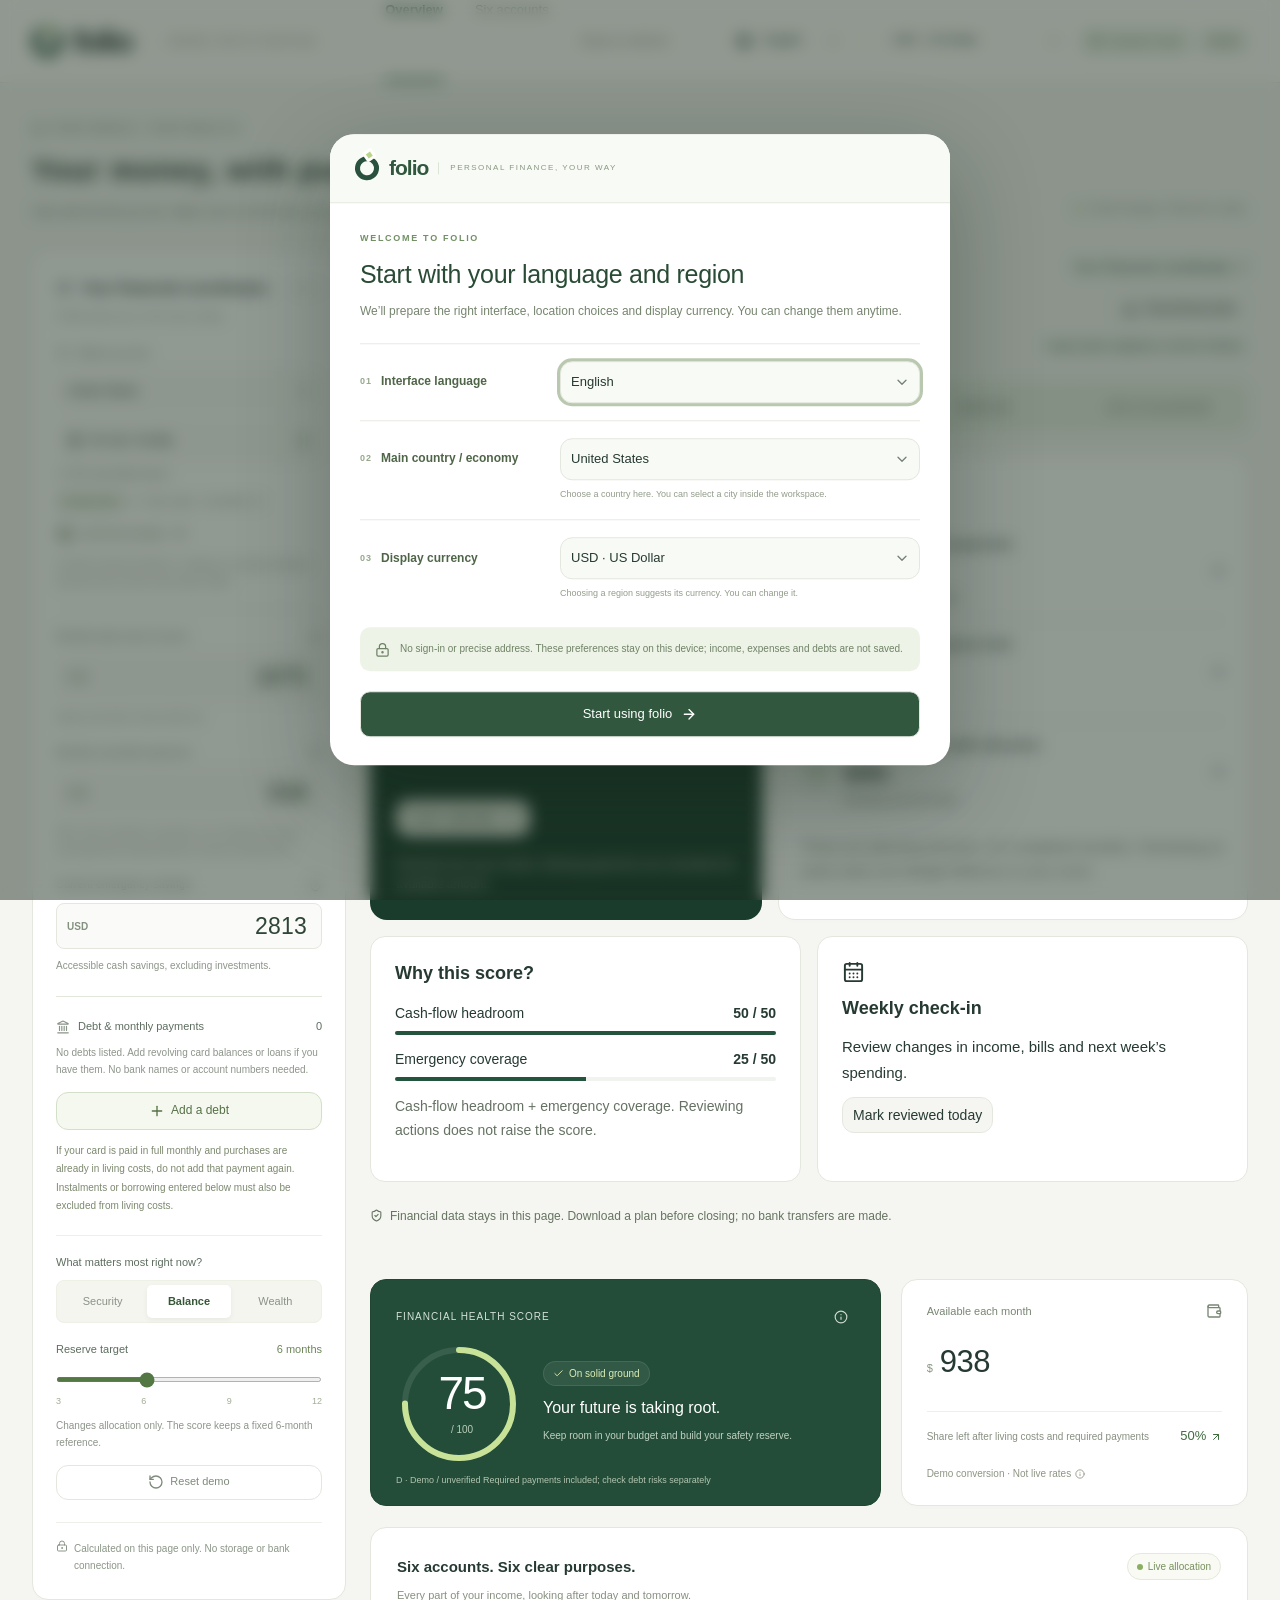
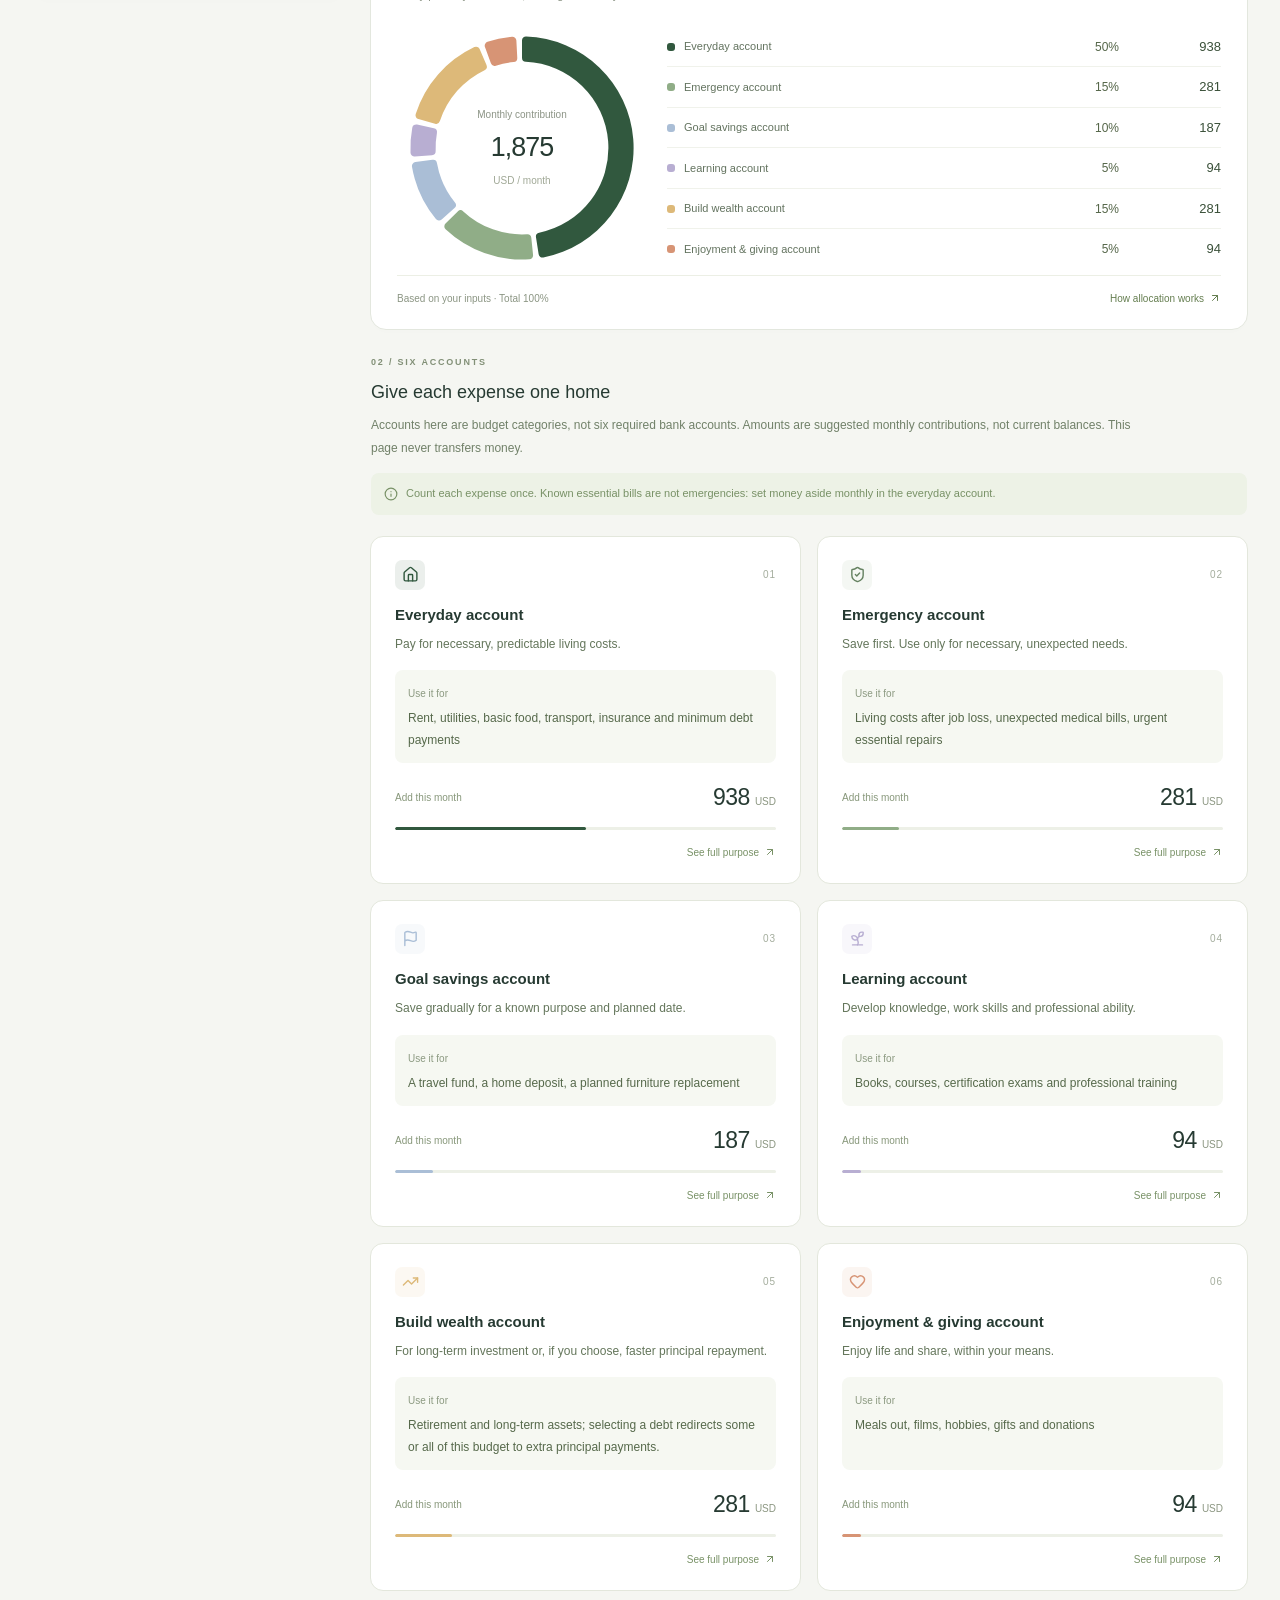
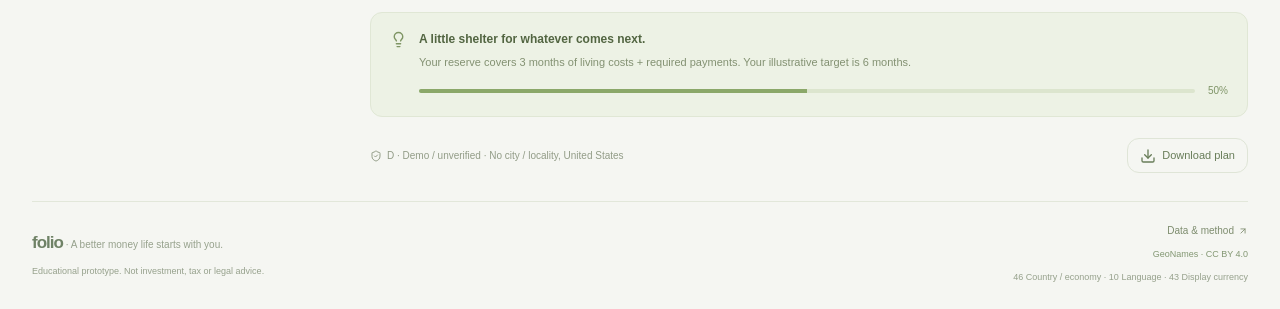
<file: index.html>
<!DOCTYPE html><html lang="zh-Hant"><head><meta charSet="utf-8"/><meta name="viewport" content="width=device-width, initial-scale=1"/><link rel="stylesheet" href="/_next/static/css/index.DBsf07Mo.css" data-rsc-css-href="/_next/static/css/index.DBsf07Mo.css" data-precedence="vite-rsc/importer-resources"/><link rel="modulepreload" fetchPriority="low" href="/_next/static/chunks/index-Ba3BOVZj.js"/><script src="/_next/static/chunks/rolldown-runtime-C60lm6uB.js" type="module" async=""></script><script src="/_next/static/chunks/framework-D_rUT4EX.js" type="module" async=""></script><link rel="modulepreload" href="/_next/static/chunks/layout-segment-context-D-bUxbdC.js" crossorigin=""/><link rel="modulepreload" href="/_next/static/chunks/page-w2xja9j4.js" crossorigin=""/><title>folio — 全球個人理財</title><meta name="description" content="讓每一分錢，都有好去處。探索全球所在地、多語言與六個用途帳戶分配的互動原型。"/><meta property="og:title" content="folio — Your money, with purpose."/><meta property="og:description" content="A calmer way to plan your financial life. A global personal finance prototype."/><meta property="og:type" content="website"/><meta property="og:image" content="https://zaire4real.github.io/og.png"/><meta property="og:image:width" content="1729"/><meta property="og:image:height" content="910"/><meta property="og:image:alt" content="folio — Your money, with purpose."/><meta name="twitter:card" content="summary_large_image"/><meta name="twitter:title" content="folio — Your money, with purpose."/><meta name="twitter:description" content="A global personal finance prototype."/><meta name="twitter:image" content="https://zaire4real.github.io/og.png"/><link rel="icon" href="/favicon.svg"/><script>Object.assign(((self[Symbol.for("vinext.navigationRuntime")]??={bootstrap:{routeManifest:null},functions:{}}).bootstrap.rsc??={rsc:[]}),{params:{},nav:{"pathname":"/","searchParams":[]}})</script><link rel="modulepreload" href="/_next/static/chunks/index-Ba3BOVZj.js" />
</head><body><header class="app-header"><a href="#overview" class="brand" aria-label="folio"><span class="brand-mark" aria-hidden="true"></span><span class="brand-name">folio</span><span class="brand-line"></span><span class="brand-sub">MONEY WITH PURPOSE</span></a><nav class="nav" aria-label="財務總覽"><a class="active" href="#overview">財務總覽</a><a href="#allocation">六個帳戶</a><button>資料與方法</button></nav><div class="header-tools"><div class="language-control"><svg xmlns="http://www.w3.org/2000/svg" width="16" height="16" viewBox="0 0 24 24" fill="none" stroke="currentColor" stroke-width="2" stroke-linecap="round" stroke-linejoin="round" class="lucide lucide-earth" aria-hidden="true"><path d="M21.54 15H17a2 2 0 0 0-2 2v4.54"></path><path d="M7 3.34V5a3 3 0 0 0 3 3a2 2 0 0 1 2 2c0 1.1.9 2 2 2a2 2 0 0 0 2-2c0-1.1.9-2 2-2h3.17"></path><path d="M11 21.95V18a2 2 0 0 0-2-2a2 2 0 0 1-2-2v-1a2 2 0 0 0-2-2H2.05"></path><circle cx="12" cy="12" r="10"></circle></svg><div class="group/native-select relative w-fit has-[select:disabled]:opacity-50" data-slot="native-select-wrapper" data-size="default"><select data-slot="native-select" data-size="default" class="border-input placeholder:text-muted-foreground selection:bg-primary selection:text-primary-foreground dark:bg-input/30 dark:hover:bg-input/50 focus-visible:border-ring focus-visible:ring-ring/50 aria-invalid:ring-destructive/20 dark:aria-invalid:ring-destructive/40 aria-invalid:border-destructive dark:aria-invalid:border-destructive/50 h-8 w-full min-w-0 appearance-none rounded-lg border bg-transparent py-1 pr-8 pl-2.5 text-sm transition-colors select-none focus-visible:ring-3 aria-invalid:ring-3 data-[size=sm]:h-7 data-[size=sm]:rounded-[min(var(--radius-md),10px)] data-[size=sm]:py-0.5 outline-none disabled:pointer-events-none disabled:cursor-not-allowed" aria-label="語言"><option value="zh-TW" selected="">繁體中文</option><option value="zh-CN">简体中文</option><option value="en">English</option><option value="ja">日本語</option><option value="ko">한국어</option><option value="es">Español</option><option value="fr">Français</option><option value="de">Deutsch</option><option value="pt">Português</option><option value="ar">العربية</option></select><svg xmlns="http://www.w3.org/2000/svg" width="24" height="24" viewBox="0 0 24 24" fill="none" stroke="currentColor" stroke-width="2" stroke-linecap="round" stroke-linejoin="round" class="lucide lucide-chevron-down text-muted-foreground top-1/2 right-2.5 size-4 -translate-y-1/2 pointer-events-none absolute select-none" aria-hidden="true" data-slot="native-select-icon"><path d="m6 9 6 6 6-6"></path></svg></div></div><span class="header-divider"></span><div class="group/native-select relative w-fit has-[select:disabled]:opacity-50 currency-select" data-slot="native-select-wrapper" data-size="default"><select data-slot="native-select" data-size="default" class="border-input placeholder:text-muted-foreground selection:bg-primary selection:text-primary-foreground dark:bg-input/30 dark:hover:bg-input/50 focus-visible:border-ring focus-visible:ring-ring/50 aria-invalid:ring-destructive/20 dark:aria-invalid:ring-destructive/40 aria-invalid:border-destructive dark:aria-invalid:border-destructive/50 h-8 w-full min-w-0 appearance-none rounded-lg border bg-transparent py-1 pr-8 pl-2.5 text-sm transition-colors select-none focus-visible:ring-3 aria-invalid:ring-3 data-[size=sm]:h-7 data-[size=sm]:rounded-[min(var(--radius-md),10px)] data-[size=sm]:py-0.5 outline-none disabled:pointer-events-none disabled:cursor-not-allowed" aria-label="顯示貨幣"><option value="TWD" selected="">TWD · 新台幣</option><option value="USD">USD · 美元</option><option value="EUR">EUR · 歐元</option><option value="GBP">GBP · 英鎊</option><option value="JPY">JPY · 日圓</option><option value="CNY">CNY · 人民幣</option><option value="HKD">HKD · 港幣</option><option value="SGD">SGD · 新加坡幣</option><option value="KRW">KRW · 韓元</option><option value="AUD">AUD · 澳幣</option><option value="CAD">CAD · 加幣</option><option value="CHF">CHF · 瑞士法郎</option><option value="NZD">NZD · 紐西蘭幣</option><option value="MYR">MYR · 馬來西亞令吉</option><option value="THB">THB · 泰銖</option><option value="VND">VND · 越南盾</option><option value="IDR">IDR · 印尼盾</option><option value="PHP">PHP · 菲律賓披索</option><option value="INR">INR · 印度盧比</option><option value="PKR">PKR · 巴基斯坦盧比</option><option value="BDT">BDT · 孟加拉塔卡</option><option value="AED">AED · 阿拉伯聯合大公國迪爾汗</option><option value="SAR">SAR · 沙烏地里亞爾</option><option value="TRY">TRY · 土耳其里拉</option><option value="ILS">ILS · 以色列新謝克爾</option><option value="BRL">BRL · 巴西雷亞爾</option><option value="MXN">MXN · 墨西哥披索</option><option value="ARS">ARS · 阿根廷披索</option><option value="CLP">CLP · 智利披索</option><option value="COP">COP · 哥倫比亞披索</option><option value="PEN">PEN · 秘魯太陽幣</option><option value="ZAR">ZAR · 南非蘭特</option><option value="EGP">EGP · 埃及鎊</option><option value="NGN">NGN · 奈及利亞奈拉</option><option value="KES">KES · 肯尼亞先令</option><option value="MAD">MAD · 摩洛哥迪拉姆</option><option value="SEK">SEK · 瑞典克朗</option><option value="NOK">NOK · 挪威克朗</option><option value="DKK">DKK · 丹麥克朗</option><option value="PLN">PLN · 波蘭茲羅提</option><option value="HUF">HUF · 匈牙利福林</option><option value="CZK">CZK · 捷克克朗</option><option value="RON">RON · 羅馬尼亞列伊</option></select><svg xmlns="http://www.w3.org/2000/svg" width="24" height="24" viewBox="0 0 24 24" fill="none" stroke="currentColor" stroke-width="2" stroke-linecap="round" stroke-linejoin="round" class="lucide lucide-chevron-down text-muted-foreground top-1/2 right-2.5 size-4 -translate-y-1/2 pointer-events-none absolute select-none" aria-hidden="true" data-slot="native-select-icon"><path d="m6 9 6 6 6-6"></path></svg></div><button class="welcome-reopen" aria-label="語言與地區"><svg xmlns="http://www.w3.org/2000/svg" width="13" height="13" viewBox="0 0 24 24" fill="none" stroke="currentColor" stroke-width="2" stroke-linecap="round" stroke-linejoin="round" class="lucide lucide-map-pin" aria-hidden="true"><path d="M20 10c0 4.993-5.539 10.193-7.399 11.799a1 1 0 0 1-1.202 0C9.539 20.193 4 14.993 4 10a8 8 0 0 1 16 0"></path><circle cx="12" cy="10" r="3"></circle></svg><span>語言與地區</span></button><span class="demo-badge">DEMO</span></div></header><main class="workspace" id="overview"><div class="intro"><div><div class="eyebrow"><svg xmlns="http://www.w3.org/2000/svg" width="12" height="12" viewBox="0 0 24 24" fill="none" stroke="currentColor" stroke-width="2" stroke-linecap="round" stroke-linejoin="round" class="lucide lucide-earth" aria-hidden="true"><path d="M21.54 15H17a2 2 0 0 0-2 2v4.54"></path><path d="M7 3.34V5a3 3 0 0 0 3 3a2 2 0 0 1 2 2c0 1.1.9 2 2 2a2 2 0 0 0 2-2c0-1.1.9-2 2-2h3.17"></path><path d="M11 21.95V18a2 2 0 0 0-2-2a2 2 0 0 1-2-2v-1a2 2 0 0 0-2-2H2.05"></path><circle cx="12" cy="12" r="10"></circle></svg> YOUR WORLD. YOUR WEALTH.</div><h1>讓每一分錢，都有好去處。</h1><p>從現在的生活出發，為理想的未來分配。你的全球個人理財工作台。</p></div><div class="intro-meta"><span class="live-dot"></span>隨你的生活，即時調整</div></div><a class="summary-mobile" href="#results"><div><span>Financial Health Score</span><strong>75<small> / 100</small></strong></div><div><span>每月可分配餘額</span><strong>$30,000</strong></div><svg xmlns="http://www.w3.org/2000/svg" width="18" height="18" viewBox="0 0 24 24" fill="none" stroke="currentColor" stroke-width="2" stroke-linecap="round" stroke-linejoin="round" class="lucide lucide-arrow-right" aria-hidden="true"><path d="M5 12h14"></path><path d="m12 5 7 7-7 7"></path></svg></a><div class="main-grid"><aside class="panel profile" id="financial-profile"><div class="panel-heading"><h2 class="heading-icon"><svg xmlns="http://www.w3.org/2000/svg" width="16" height="16" viewBox="0 0 24 24" fill="none" stroke="currentColor" stroke-width="2" stroke-linecap="round" stroke-linejoin="round" class="lucide lucide-sliders-horizontal" aria-hidden="true"><path d="M10 5H3"></path><path d="M12 19H3"></path><path d="M14 3v4"></path><path d="M16 17v4"></path><path d="M21 12h-9"></path><path d="M21 19h-5"></path><path d="M21 5h-7"></path><path d="M8 10v4"></path><path d="M8 12H3"></path></svg>你的財務座標</h2><a href="#results" class="section-num">01 ↗</a></div><p class="profile-sub">一點關於你，讓每個數字更有意義。</p><div class="form-section"><div class="form-label"><span class="form-heading"><svg xmlns="http://www.w3.org/2000/svg" width="13" height="13" viewBox="0 0 24 24" fill="none" stroke="currentColor" stroke-width="2" stroke-linecap="round" stroke-linejoin="round" class="lucide lucide-map-pin" aria-hidden="true"><path d="M20 10c0 4.993-5.539 10.193-7.399 11.799a1 1 0 0 1-1.202 0C9.539 20.193 4 14.993 4 10a8 8 0 0 1 16 0"></path><circle cx="12" cy="10" r="3"></circle></svg>主要生活所在地</span></div><div class="location-grid"><div class="group/native-select relative w-fit has-[select:disabled]:opacity-50" data-slot="native-select-wrapper" data-size="default"><select data-slot="native-select" data-size="default" class="border-input placeholder:text-muted-foreground selection:bg-primary selection:text-primary-foreground dark:bg-input/30 dark:hover:bg-input/50 focus-visible:border-ring focus-visible:ring-ring/50 aria-invalid:ring-destructive/20 dark:aria-invalid:ring-destructive/40 aria-invalid:border-destructive dark:aria-invalid:border-destructive/50 h-8 w-full min-w-0 appearance-none rounded-lg border bg-transparent py-1 pr-8 pl-2.5 text-sm transition-colors select-none focus-visible:ring-3 aria-invalid:ring-3 data-[size=sm]:h-7 data-[size=sm]:rounded-[min(var(--radius-md),10px)] data-[size=sm]:py-0.5 outline-none disabled:pointer-events-none disabled:cursor-not-allowed" aria-label="國家／經濟體"><option value="TW" selected="">台灣</option><option value="CN">中國</option><option value="HK">中國香港特別行政區</option><option value="JP">日本</option><option value="KR">南韓</option><option value="SG">新加坡</option><option value="MY">馬來西亞</option><option value="TH">泰國</option><option value="VN">越南</option><option value="ID">印尼</option><option value="PH">菲律賓</option><option value="IN">印度</option><option value="PK">巴基斯坦</option><option value="BD">孟加拉</option><option value="US">美國</option><option value="CA">加拿大</option><option value="MX">墨西哥</option><option value="GB">英國</option><option value="FR">法國</option><option value="DE">德國</option><option value="ES">西班牙</option><option value="IT">義大利</option><option value="NL">荷蘭</option><option value="CH">瑞士</option><option value="SE">瑞典</option><option value="NO">挪威</option><option value="DK">丹麥</option><option value="FI">芬蘭</option><option value="PL">波蘭</option><option value="PT">葡萄牙</option><option value="AU">澳洲</option><option value="NZ">紐西蘭</option><option value="AE">阿拉伯聯合大公國</option><option value="SA">沙烏地阿拉伯</option><option value="TR">土耳其</option><option value="IL">以色列</option><option value="BR">巴西</option><option value="AR">阿根廷</option><option value="CL">智利</option><option value="CO">哥倫比亞</option><option value="PE">秘魯</option><option value="ZA">南非</option><option value="EG">埃及</option><option value="NG">奈及利亞</option><option value="KE">肯亞</option><option value="MA">摩洛哥</option></select><svg xmlns="http://www.w3.org/2000/svg" width="24" height="24" viewBox="0 0 24 24" fill="none" stroke="currentColor" stroke-width="2" stroke-linecap="round" stroke-linejoin="round" class="lucide lucide-chevron-down text-muted-foreground top-1/2 right-2.5 size-4 -translate-y-1/2 pointer-events-none absolute select-none" aria-hidden="true" data-slot="native-select-icon"><path d="m6 9 6 6 6-6"></path></svg></div><div class="city-picker"><button type="button" tabindex="0" data-slot="button" aria-haspopup="dialog" aria-label="選擇城市或地區" class="group/button inline-flex shrink-0 items-center justify-center rounded-lg border bg-clip-padding text-sm font-medium whitespace-nowrap transition-all outline-none select-none focus-visible:border-ring focus-visible:ring-3 focus-visible:ring-ring/50 active:not-aria-[haspopup]:translate-y-px disabled:pointer-events-none disabled:opacity-50 aria-invalid:border-destructive aria-invalid:ring-3 aria-invalid:ring-destructive/20 dark:aria-invalid:border-destructive/50 dark:aria-invalid:ring-destructive/40 [&amp;_svg]:pointer-events-none [&amp;_svg]:shrink-0 [&amp;_svg:not([class*=&#x27;size-&#x27;])]:size-4 border-border bg-background hover:bg-muted hover:text-foreground aria-expanded:bg-muted aria-expanded:text-foreground dark:border-input dark:bg-input/30 dark:hover:bg-input/50 h-8 gap-1.5 px-2.5 has-data-[icon=inline-end]:pr-2 has-data-[icon=inline-start]:pl-2 city-trigger"><svg xmlns="http://www.w3.org/2000/svg" width="13" height="13" viewBox="0 0 24 24" fill="none" stroke="currentColor" stroke-width="2" stroke-linecap="round" stroke-linejoin="round" class="lucide lucide-map-pin" aria-hidden="true"><path d="M20 10c0 4.993-5.539 10.193-7.399 11.799a1 1 0 0 1-1.202 0C9.539 20.193 4 14.993 4 10a8 8 0 0 1 16 0"></path><circle cx="12" cy="10" r="3"></circle></svg><span>台北市</span><svg xmlns="http://www.w3.org/2000/svg" width="13" height="13" viewBox="0 0 24 24" fill="none" stroke="currentColor" stroke-width="2" stroke-linecap="round" stroke-linejoin="round" class="lucide lucide-chevrons-up-down" aria-hidden="true"><path d="m7 15 5 5 5-5"></path><path d="m7 9 5-5 5 5"></path></svg></button><p class="catalogue-count">89 筆可搜尋地名</p></div></div><button class="precision-inline precision-button"><span class="mini-tag">已選地名</span><span>D · <!-- -->示範資料 · 尚未驗證</span><svg xmlns="http://www.w3.org/2000/svg" width="11" height="11" viewBox="0 0 24 24" fill="none" stroke="currentColor" stroke-width="2" stroke-linecap="round" stroke-linejoin="round" class="lucide lucide-info" aria-hidden="true"><circle cx="12" cy="12" r="10"></circle><path d="M12 16v-4"></path><path d="M12 8h.01"></path></svg></button><button type="button" tabindex="0" data-slot="button" class="group/button inline-flex shrink-0 items-center justify-center rounded-lg border border-transparent bg-clip-padding text-sm font-medium whitespace-nowrap transition-all outline-none select-none focus-visible:border-ring focus-visible:ring-3 focus-visible:ring-ring/50 active:not-aria-[haspopup]:translate-y-px disabled:pointer-events-none disabled:opacity-50 aria-invalid:border-destructive aria-invalid:ring-3 aria-invalid:ring-destructive/20 dark:aria-invalid:border-destructive/50 dark:aria-invalid:ring-destructive/40 [&amp;_svg]:pointer-events-none [&amp;_svg]:shrink-0 [&amp;_svg:not([class*=&#x27;size-&#x27;])]:size-4 hover:bg-muted hover:text-foreground aria-expanded:bg-muted aria-expanded:text-foreground dark:hover:bg-muted/50 h-8 gap-1.5 px-2.5 has-data-[icon=inline-end]:pr-2 has-data-[icon=inline-start]:pl-2 local-example-button"><svg xmlns="http://www.w3.org/2000/svg" width="12" height="12" viewBox="0 0 24 24" fill="none" stroke="currentColor" stroke-width="2" stroke-linecap="round" stroke-linejoin="round" class="lucide lucide-earth" aria-hidden="true"><path d="M21.54 15H17a2 2 0 0 0-2 2v4.54"></path><path d="M7 3.34V5a3 3 0 0 0 3 3a2 2 0 0 1 2 2c0 1.1.9 2 2 2a2 2 0 0 0 2-2c0-1.1.9-2 2-2h3.17"></path><path d="M11 21.95V18a2 2 0 0 0-2-2a2 2 0 0 1-2-2v-1a2 2 0 0 0-2-2H2.05"></path><circle cx="12" cy="12" r="10"></circle></svg>套用當地示範<svg xmlns="http://www.w3.org/2000/svg" width="12" height="12" viewBox="0 0 24 24" fill="none" stroke="currentColor" stroke-width="2" stroke-linecap="round" stroke-linejoin="round" class="lucide lucide-arrow-up-right" aria-hidden="true"><path d="M7 7h10v10"></path><path d="M7 17 17 7"></path></svg></button><p class="field-note">所在地不改動收支。套用示範會替換金額、貨幣，並清空負債。</p></div><div class="form-line"></div><div class="form-section"><label class="form-label" for="income">每月稅後收入<svg xmlns="http://www.w3.org/2000/svg" width="13" height="13" viewBox="0 0 24 24" fill="none" stroke="currentColor" stroke-width="2" stroke-linecap="round" stroke-linejoin="round" class="lucide lucide-info" aria-hidden="true"><circle cx="12" cy="12" r="10"></circle><path d="M12 16v-4"></path><path d="M12 8h.01"></path></svg></label><div class="field-money"><span>TWD</span><input id="income" type="text" data-slot="input" inputMode="decimal" autoComplete="off" aria-invalid="false" aria-describedby="income-note" class="h-8 w-full min-w-0 rounded-lg border border-input bg-transparent px-2.5 py-1 text-base transition-colors outline-none file:inline-flex file:h-6 file:border-0 file:bg-transparent file:text-sm file:font-medium file:text-foreground placeholder:text-muted-foreground focus-visible:border-ring focus-visible:ring-3 focus-visible:ring-ring/50 disabled:pointer-events-none disabled:cursor-not-allowed disabled:bg-input/50 disabled:opacity-50 aria-invalid:border-destructive aria-invalid:ring-3 aria-invalid:ring-destructive/20 md:text-sm dark:bg-input/30 dark:disabled:bg-input/80 dark:aria-invalid:border-destructive/50 dark:aria-invalid:ring-destructive/40" value="60000"/></div><p class="field-note" id="income-note">實際到手的收入，包含薪資及其他收入。</p></div><div class="form-section"><label class="form-label" for="expense">每月基本支出<svg xmlns="http://www.w3.org/2000/svg" width="13" height="13" viewBox="0 0 24 24" fill="none" stroke="currentColor" stroke-width="2" stroke-linecap="round" stroke-linejoin="round" class="lucide lucide-info" aria-hidden="true"><circle cx="12" cy="12" r="10"></circle><path d="M12 16v-4"></path><path d="M12 8h.01"></path></svg></label><div class="field-money"><span>TWD</span><input id="expense" type="text" data-slot="input" inputMode="decimal" autoComplete="off" aria-invalid="false" aria-describedby="expense-note" class="h-8 w-full min-w-0 rounded-lg border border-input bg-transparent px-2.5 py-1 text-base transition-colors outline-none file:inline-flex file:h-6 file:border-0 file:bg-transparent file:text-sm file:font-medium file:text-foreground placeholder:text-muted-foreground focus-visible:border-ring focus-visible:ring-3 focus-visible:ring-ring/50 disabled:pointer-events-none disabled:cursor-not-allowed disabled:bg-input/50 disabled:opacity-50 aria-invalid:border-destructive aria-invalid:ring-3 aria-invalid:ring-destructive/20 md:text-sm dark:bg-input/30 dark:disabled:bg-input/80 dark:aria-invalid:border-destructive/50 dark:aria-invalid:ring-destructive/40" value="30000"/></div><p class="field-note" id="expense-note">房租、飲食、交通、保險等。下方另填的貸款／卡債還款，請從這裡扣除，避免重複。</p></div><div class="form-section"><label class="form-label" for="savings">目前安全儲備<svg xmlns="http://www.w3.org/2000/svg" width="13" height="13" viewBox="0 0 24 24" fill="none" stroke="currentColor" stroke-width="2" stroke-linecap="round" stroke-linejoin="round" class="lucide lucide-shield-check" aria-hidden="true"><path d="M20 13c0 5-3.5 7.5-7.66 8.95a1 1 0 0 1-.67-.01C7.5 20.5 4 18 4 13V6a1 1 0 0 1 1-1c2 0 4.5-1.2 6.24-2.72a1.17 1.17 0 0 1 1.52 0C14.51 3.81 17 5 19 5a1 1 0 0 1 1 1z"></path><path d="m9 12 2 2 4-4"></path></svg></label><div class="field-money"><span>TWD</span><input id="savings" type="text" data-slot="input" inputMode="decimal" autoComplete="off" aria-invalid="false" aria-describedby="savings-note" class="h-8 w-full min-w-0 rounded-lg border border-input bg-transparent px-2.5 py-1 text-base transition-colors outline-none file:inline-flex file:h-6 file:border-0 file:bg-transparent file:text-sm file:font-medium file:text-foreground placeholder:text-muted-foreground focus-visible:border-ring focus-visible:ring-3 focus-visible:ring-ring/50 disabled:pointer-events-none disabled:cursor-not-allowed disabled:bg-input/50 disabled:opacity-50 aria-invalid:border-destructive aria-invalid:ring-3 aria-invalid:ring-destructive/20 md:text-sm dark:bg-input/30 dark:disabled:bg-input/80 dark:aria-invalid:border-destructive/50 dark:aria-invalid:ring-destructive/40" value="90000"/></div><p class="field-note" id="savings-note">可隨時動用的存款，不含投資。</p></div><section class="debt-inputs" aria-labelledby="debt-title"><h3 class="form-label" id="debt-title"><span class="form-heading"><svg xmlns="http://www.w3.org/2000/svg" width="14" height="14" viewBox="0 0 24 24" fill="none" stroke="currentColor" stroke-width="2" stroke-linecap="round" stroke-linejoin="round" class="lucide lucide-landmark" aria-hidden="true"><path d="M10 18v-7"></path><path d="M11.119 2.205a2 2 0 0 1 1.762 0l7.84 3.846A.5.5 0 0 1 20.5 7h-17a.5.5 0 0 1-.22-.949z"></path><path d="M14 18v-7"></path><path d="M18 18v-7"></path><path d="M3 22h18"></path><path d="M6 18v-7"></path></svg>負債與每月還款</span><span>0</span></h3><p class="field-note">目前未列負債。若有循環卡債或貸款，請新增；不需要銀行名稱或帳號。</p><button type="button" tabindex="0" data-slot="button" class="group/button inline-flex shrink-0 items-center justify-center rounded-lg border bg-clip-padding text-sm font-medium whitespace-nowrap transition-all outline-none select-none focus-visible:border-ring focus-visible:ring-3 focus-visible:ring-ring/50 active:not-aria-[haspopup]:translate-y-px disabled:pointer-events-none disabled:opacity-50 aria-invalid:border-destructive aria-invalid:ring-3 aria-invalid:ring-destructive/20 dark:aria-invalid:border-destructive/50 dark:aria-invalid:ring-destructive/40 [&amp;_svg]:pointer-events-none [&amp;_svg]:shrink-0 [&amp;_svg:not([class*=&#x27;size-&#x27;])]:size-4 border-border bg-background hover:bg-muted hover:text-foreground aria-expanded:bg-muted aria-expanded:text-foreground dark:border-input dark:bg-input/30 dark:hover:bg-input/50 h-8 gap-1.5 px-2.5 has-data-[icon=inline-end]:pr-2 has-data-[icon=inline-start]:pl-2 add-debt"><svg xmlns="http://www.w3.org/2000/svg" width="14" height="14" viewBox="0 0 24 24" fill="none" stroke="currentColor" stroke-width="2" stroke-linecap="round" stroke-linejoin="round" class="lucide lucide-plus" aria-hidden="true"><path d="M5 12h14"></path><path d="M12 5v14"></path></svg>新增一筆負債</button><p class="debt-card-rule">信用卡每月全額繳清、且消費已列在生活費中，就不再新增同一筆還款。若分期或借款要在下方列還款，生活費也不要重複計入。</p></section><div class="form-line"></div><div class="form-section"><span class="form-label">此刻，你更在意什麼？</span><div class="strategy" role="group" aria-label="此刻，你更在意什麼？"><button aria-pressed="false" class="">安心優先</button><button aria-pressed="true" class="selected">平衡生活</button><button aria-pressed="false" class="">累積財富</button></div></div><div class="form-section reserve-target"><label class="form-label" for="target">安全儲備目標<!-- --> <strong>6<!-- --> <!-- -->個月</strong></label><input id="target" type="range" min="3" max="12" step="1" aria-describedby="target-note" value="6"/><div class="range-labels"><span>3</span><span>6</span><span>9</span><span>12</span></div><p class="field-note" id="target-note">此目標只調整分配，不改變健康分數的 6 個月評分基準。</p></div><button type="button" tabindex="0" data-slot="button" class="group/button inline-flex shrink-0 items-center justify-center rounded-lg border border-transparent bg-clip-padding text-sm font-medium whitespace-nowrap transition-all outline-none select-none focus-visible:border-ring focus-visible:ring-3 focus-visible:ring-ring/50 active:not-aria-[haspopup]:translate-y-px disabled:pointer-events-none disabled:opacity-50 aria-invalid:border-destructive aria-invalid:ring-3 aria-invalid:ring-destructive/20 dark:aria-invalid:border-destructive/50 dark:aria-invalid:ring-destructive/40 [&amp;_svg]:pointer-events-none [&amp;_svg]:shrink-0 [&amp;_svg:not([class*=&#x27;size-&#x27;])]:size-4 hover:bg-muted hover:text-foreground aria-expanded:bg-muted aria-expanded:text-foreground dark:hover:bg-muted/50 h-8 gap-1.5 px-2.5 has-data-[icon=inline-end]:pr-2 has-data-[icon=inline-start]:pl-2 reset-button"><svg xmlns="http://www.w3.org/2000/svg" width="12" height="12" viewBox="0 0 24 24" fill="none" stroke="currentColor" stroke-width="2" stroke-linecap="round" stroke-linejoin="round" class="lucide lucide-rotate-ccw" aria-hidden="true"><path d="M3 12a9 9 0 1 0 9-9 9.75 9.75 0 0 0-6.74 2.74L3 8"></path><path d="M3 3v5h5"></path></svg>還原示範設定</button><div class="profile-bottom"><svg xmlns="http://www.w3.org/2000/svg" width="12" height="12" viewBox="0 0 24 24" fill="none" stroke="currentColor" stroke-width="2" stroke-linecap="round" stroke-linejoin="round" class="lucide lucide-lock-keyhole" aria-hidden="true"><circle cx="12" cy="16" r="1"></circle><rect x="3" y="10" width="18" height="12" rx="2"></rect><path d="M7 10V7a5 5 0 0 1 10 0v3"></path></svg>收支僅在本頁運算，不儲存、不連接銀行。</div></aside><div class="results" id="results"><section class="life-planner" aria-label="讓這個月，有下一步"><div class="planner-heading"><div><span class="planner-kicker">FOLIO / NEXT CHAPTER</span><h2>讓這個月，有下一步</h2><p>先安排必要的錢，再靠近想要的生活。</p></div><div class="planner-file-actions"><a href="#financial-profile" class="planner-profile-link">你的財務座標<!-- --> ↗</a><button type="button" tabindex="0" data-slot="button" class="group/button inline-flex shrink-0 items-center justify-center rounded-lg border bg-clip-padding text-sm font-medium whitespace-nowrap transition-all outline-none select-none focus-visible:border-ring focus-visible:ring-3 focus-visible:ring-ring/50 active:not-aria-[haspopup]:translate-y-px disabled:pointer-events-none disabled:opacity-50 aria-invalid:border-destructive aria-invalid:ring-3 aria-invalid:ring-destructive/20 dark:aria-invalid:border-destructive/50 dark:aria-invalid:ring-destructive/40 [&amp;_svg]:pointer-events-none [&amp;_svg]:shrink-0 [&amp;_svg:not([class*=&#x27;size-&#x27;])]:size-4 border-border bg-background hover:bg-muted hover:text-foreground aria-expanded:bg-muted aria-expanded:text-foreground dark:border-input dark:bg-input/30 dark:hover:bg-input/50 h-8 gap-1.5 px-2.5 has-data-[icon=inline-end]:pr-2 has-data-[icon=inline-start]:pl-2"><svg xmlns="http://www.w3.org/2000/svg" width="15" height="15" viewBox="0 0 24 24" fill="none" stroke="currentColor" stroke-width="2" stroke-linecap="round" stroke-linejoin="round" class="lucide lucide-download" aria-hidden="true"><path d="M12 15V3"></path><path d="M21 15v4a2 2 0 0 1-2 2H5a2 2 0 0 1-2-2v-4"></path><path d="m7 10 5 5 5-5"></path></svg>下載完整計畫</button><label class="planner-import">匯入計畫（取代目前資料）<input type="file" accept="application/json,.json" aria-label="匯入計畫（取代目前資料）"/></label></div></div><div data-orientation="horizontal" data-activation-direction="none" data-slot="tabs" class="group/tabs flex gap-2 data-horizontal:flex-col"><div data-orientation="horizontal" data-activation-direction="none" role="tablist" data-slot="tabs-list" data-variant="default" class="group/tabs-list inline-flex w-fit items-center justify-center rounded-lg p-[3px] text-muted-foreground group-data-horizontal/tabs:h-8 group-data-vertical/tabs:h-fit group-data-vertical/tabs:flex-col data-[variant=line]:rounded-none bg-muted planner-tabs"><button type="button" data-active="" data-orientation="horizontal" data-activation-direction="none" aria-disabled="false" tabindex="-1" role="tab" aria-selected="true" id="base-ui-_R_151j9i_" data-composite-item-active="" data-slot="tabs-trigger" class="relative inline-flex h-[calc(100%-1px)] flex-1 items-center justify-center gap-1.5 rounded-md border border-transparent px-1.5 py-0.5 text-sm font-medium whitespace-nowrap text-foreground/60 transition-all group-data-vertical/tabs:w-full group-data-vertical/tabs:justify-start hover:text-foreground focus-visible:border-ring focus-visible:ring-[3px] focus-visible:ring-ring/50 focus-visible:outline-1 focus-visible:outline-ring disabled:pointer-events-none disabled:opacity-50 has-data-[icon=inline-end]:pr-1 has-data-[icon=inline-start]:pl-1 aria-disabled:pointer-events-none aria-disabled:opacity-50 dark:text-muted-foreground dark:hover:text-foreground group-data-[variant=default]/tabs-list:data-active:shadow-sm group-data-[variant=line]/tabs-list:data-active:shadow-none [&amp;_svg]:pointer-events-none [&amp;_svg]:shrink-0 [&amp;_svg:not([class*=&#x27;size-&#x27;])]:size-4 group-data-[variant=line]/tabs-list:bg-transparent group-data-[variant=line]/tabs-list:data-active:bg-transparent dark:group-data-[variant=line]/tabs-list:data-active:border-transparent dark:group-data-[variant=line]/tabs-list:data-active:bg-transparent data-active:bg-background data-active:text-foreground dark:data-active:border-input dark:data-active:bg-input/30 dark:data-active:text-foreground after:absolute after:bg-foreground after:opacity-0 after:transition-opacity group-data-horizontal/tabs:after:inset-x-0 group-data-horizontal/tabs:after:bottom-[-5px] group-data-horizontal/tabs:after:h-0.5 group-data-vertical/tabs:after:inset-y-0 group-data-vertical/tabs:after:-right-1 group-data-vertical/tabs:after:w-0.5 group-data-[variant=line]/tabs-list:data-active:after:opacity-100">本月行動</button><button type="button" data-orientation="horizontal" data-activation-direction="none" aria-disabled="false" tabindex="-1" role="tab" aria-selected="false" id="base-ui-_R_251j9i_" data-slot="tabs-trigger" class="relative inline-flex h-[calc(100%-1px)] flex-1 items-center justify-center gap-1.5 rounded-md border border-transparent px-1.5 py-0.5 text-sm font-medium whitespace-nowrap text-foreground/60 transition-all group-data-vertical/tabs:w-full group-data-vertical/tabs:justify-start hover:text-foreground focus-visible:border-ring focus-visible:ring-[3px] focus-visible:ring-ring/50 focus-visible:outline-1 focus-visible:outline-ring disabled:pointer-events-none disabled:opacity-50 has-data-[icon=inline-end]:pr-1 has-data-[icon=inline-start]:pl-1 aria-disabled:pointer-events-none aria-disabled:opacity-50 dark:text-muted-foreground dark:hover:text-foreground group-data-[variant=default]/tabs-list:data-active:shadow-sm group-data-[variant=line]/tabs-list:data-active:shadow-none [&amp;_svg]:pointer-events-none [&amp;_svg]:shrink-0 [&amp;_svg:not([class*=&#x27;size-&#x27;])]:size-4 group-data-[variant=line]/tabs-list:bg-transparent group-data-[variant=line]/tabs-list:data-active:bg-transparent dark:group-data-[variant=line]/tabs-list:data-active:border-transparent dark:group-data-[variant=line]/tabs-list:data-active:bg-transparent data-active:bg-background data-active:text-foreground dark:data-active:border-input dark:data-active:bg-input/30 dark:data-active:text-foreground after:absolute after:bg-foreground after:opacity-0 after:transition-opacity group-data-horizontal/tabs:after:inset-x-0 group-data-horizontal/tabs:after:bottom-[-5px] group-data-horizontal/tabs:after:h-0.5 group-data-vertical/tabs:after:inset-y-0 group-data-vertical/tabs:after:-right-1 group-data-vertical/tabs:after:w-0.5 group-data-[variant=line]/tabs-list:data-active:after:opacity-100">目的小金庫</button><button type="button" data-orientation="horizontal" data-activation-direction="none" aria-disabled="false" tabindex="-1" role="tab" aria-selected="false" id="base-ui-_R_351j9i_" data-slot="tabs-trigger" class="relative inline-flex h-[calc(100%-1px)] flex-1 items-center justify-center gap-1.5 rounded-md border border-transparent px-1.5 py-0.5 text-sm font-medium whitespace-nowrap text-foreground/60 transition-all group-data-vertical/tabs:w-full group-data-vertical/tabs:justify-start hover:text-foreground focus-visible:border-ring focus-visible:ring-[3px] focus-visible:ring-ring/50 focus-visible:outline-1 focus-visible:outline-ring disabled:pointer-events-none disabled:opacity-50 has-data-[icon=inline-end]:pr-1 has-data-[icon=inline-start]:pl-1 aria-disabled:pointer-events-none aria-disabled:opacity-50 dark:text-muted-foreground dark:hover:text-foreground group-data-[variant=default]/tabs-list:data-active:shadow-sm group-data-[variant=line]/tabs-list:data-active:shadow-none [&amp;_svg]:pointer-events-none [&amp;_svg]:shrink-0 [&amp;_svg:not([class*=&#x27;size-&#x27;])]:size-4 group-data-[variant=line]/tabs-list:bg-transparent group-data-[variant=line]/tabs-list:data-active:bg-transparent dark:group-data-[variant=line]/tabs-list:data-active:border-transparent dark:group-data-[variant=line]/tabs-list:data-active:bg-transparent data-active:bg-background data-active:text-foreground dark:data-active:border-input dark:data-active:bg-input/30 dark:data-active:text-foreground after:absolute after:bg-foreground after:opacity-0 after:transition-opacity group-data-horizontal/tabs:after:inset-x-0 group-data-horizontal/tabs:after:bottom-[-5px] group-data-horizontal/tabs:after:h-0.5 group-data-vertical/tabs:after:inset-y-0 group-data-vertical/tabs:after:-right-1 group-data-vertical/tabs:after:w-0.5 group-data-[variant=line]/tabs-list:data-active:after:opacity-100">金流日曆</button><button type="button" data-orientation="horizontal" data-activation-direction="none" aria-disabled="false" tabindex="-1" role="tab" aria-selected="false" id="base-ui-_R_451j9i_" data-slot="tabs-trigger" class="relative inline-flex h-[calc(100%-1px)] flex-1 items-center justify-center gap-1.5 rounded-md border border-transparent px-1.5 py-0.5 text-sm font-medium whitespace-nowrap text-foreground/60 transition-all group-data-vertical/tabs:w-full group-data-vertical/tabs:justify-start hover:text-foreground focus-visible:border-ring focus-visible:ring-[3px] focus-visible:ring-ring/50 focus-visible:outline-1 focus-visible:outline-ring disabled:pointer-events-none disabled:opacity-50 has-data-[icon=inline-end]:pr-1 has-data-[icon=inline-start]:pl-1 aria-disabled:pointer-events-none aria-disabled:opacity-50 dark:text-muted-foreground dark:hover:text-foreground group-data-[variant=default]/tabs-list:data-active:shadow-sm group-data-[variant=line]/tabs-list:data-active:shadow-none [&amp;_svg]:pointer-events-none [&amp;_svg]:shrink-0 [&amp;_svg:not([class*=&#x27;size-&#x27;])]:size-4 group-data-[variant=line]/tabs-list:bg-transparent group-data-[variant=line]/tabs-list:data-active:bg-transparent dark:group-data-[variant=line]/tabs-list:data-active:border-transparent dark:group-data-[variant=line]/tabs-list:data-active:bg-transparent data-active:bg-background data-active:text-foreground dark:data-active:border-input dark:data-active:bg-input/30 dark:data-active:text-foreground after:absolute after:bg-foreground after:opacity-0 after:transition-opacity group-data-horizontal/tabs:after:inset-x-0 group-data-horizontal/tabs:after:bottom-[-5px] group-data-horizontal/tabs:after:h-0.5 group-data-vertical/tabs:after:inset-y-0 group-data-vertical/tabs:after:-right-1 group-data-vertical/tabs:after:w-0.5 group-data-[variant=line]/tabs-list:data-active:after:opacity-100">負債實驗室</button><button type="button" data-orientation="horizontal" data-activation-direction="none" aria-disabled="false" tabindex="-1" role="tab" aria-selected="false" id="base-ui-_R_551j9i_" data-slot="tabs-trigger" class="relative inline-flex h-[calc(100%-1px)] flex-1 items-center justify-center gap-1.5 rounded-md border border-transparent px-1.5 py-0.5 text-sm font-medium whitespace-nowrap text-foreground/60 transition-all group-data-vertical/tabs:w-full group-data-vertical/tabs:justify-start hover:text-foreground focus-visible:border-ring focus-visible:ring-[3px] focus-visible:ring-ring/50 focus-visible:outline-1 focus-visible:outline-ring disabled:pointer-events-none disabled:opacity-50 has-data-[icon=inline-end]:pr-1 has-data-[icon=inline-start]:pl-1 aria-disabled:pointer-events-none aria-disabled:opacity-50 dark:text-muted-foreground dark:hover:text-foreground group-data-[variant=default]/tabs-list:data-active:shadow-sm group-data-[variant=line]/tabs-list:data-active:shadow-none [&amp;_svg]:pointer-events-none [&amp;_svg]:shrink-0 [&amp;_svg:not([class*=&#x27;size-&#x27;])]:size-4 group-data-[variant=line]/tabs-list:bg-transparent group-data-[variant=line]/tabs-list:data-active:bg-transparent dark:group-data-[variant=line]/tabs-list:data-active:border-transparent dark:group-data-[variant=line]/tabs-list:data-active:bg-transparent data-active:bg-background data-active:text-foreground dark:data-active:border-input dark:data-active:bg-input/30 dark:data-active:text-foreground after:absolute after:bg-foreground after:opacity-0 after:transition-opacity group-data-horizontal/tabs:after:inset-x-0 group-data-horizontal/tabs:after:bottom-[-5px] group-data-horizontal/tabs:after:h-0.5 group-data-vertical/tabs:after:inset-y-0 group-data-vertical/tabs:after:-right-1 group-data-vertical/tabs:after:w-0.5 group-data-[variant=line]/tabs-list:data-active:after:opacity-100">人生與家庭</button></div><div data-orientation="horizontal" data-activation-direction="none" id="base-ui-_R_91j9i_" role="tabpanel" tabindex="0" data-index="-1" data-slot="tabs-content" class="flex-1 text-sm outline-none"><div class="planner-dashboard"><section class="spend-card"><div class="spend-header"><svg xmlns="http://www.w3.org/2000/svg" width="20" height="20" viewBox="0 0 24 24" fill="none" stroke="currentColor" stroke-width="2" stroke-linecap="round" stroke-linejoin="round" class="lucide lucide-wallet" aria-hidden="true"><path d="M19 7V4a1 1 0 0 0-1-1H5a2 2 0 0 0 0 4h15a1 1 0 0 1 1 1v4h-3a2 2 0 0 0 0 4h3a1 1 0 0 0 1-1v-2a1 1 0 0 0-1-1"></path><path d="M3 5v14a2 2 0 0 0 2 2h15a1 1 0 0 0 1-1v-4"></path></svg><span>發薪前可用金額</span></div><strong class="spend-number">—</strong><p>填入現金、發薪日與全部待付款項後，開始估算。</p><button type="button" tabindex="0" data-slot="button" class="group/button inline-flex shrink-0 items-center justify-center rounded-lg border border-transparent bg-clip-padding text-sm font-medium whitespace-nowrap transition-all outline-none select-none focus-visible:border-ring focus-visible:ring-3 focus-visible:ring-ring/50 active:not-aria-[haspopup]:translate-y-px disabled:pointer-events-none disabled:opacity-50 aria-invalid:border-destructive aria-invalid:ring-3 aria-invalid:ring-destructive/20 dark:aria-invalid:border-destructive/50 dark:aria-invalid:ring-destructive/40 [&amp;_svg]:pointer-events-none [&amp;_svg]:shrink-0 [&amp;_svg:not([class*=&#x27;size-&#x27;])]:size-4 bg-secondary text-secondary-foreground hover:bg-[color-mix(in_oklch,var(--secondary),var(--foreground)_5%)] aria-expanded:bg-secondary aria-expanded:text-secondary-foreground h-8 gap-1.5 px-2.5 has-data-[icon=inline-end]:pr-2 has-data-[icon=inline-start]:pl-2">金流日曆<svg xmlns="http://www.w3.org/2000/svg" width="15" height="15" viewBox="0 0 24 24" fill="none" stroke="currentColor" stroke-width="2" stroke-linecap="round" stroke-linejoin="round" class="lucide lucide-arrow-right" aria-hidden="true"><path d="M5 12h14"></path><path d="m12 5 7 7-7 7"></path></svg></button><small>依你提供的資料估算。漏填付款會高估可用金額。</small></section><section class="panel next-actions"><h3>本月優先行動</h3><div class="next-action"><button class="action-check " aria-label="已檢視: 先保留必要支出與最低還款" aria-pressed="false">1</button><button class="action-description"><span>先保留必要支出與最低還款</span><strong>$30,000</strong><small>每月六帳戶計畫</small></button><svg xmlns="http://www.w3.org/2000/svg" width="15" height="15" viewBox="0 0 24 24" fill="none" stroke="currentColor" stroke-width="2" stroke-linecap="round" stroke-linejoin="round" class="lucide lucide-arrow-right" aria-hidden="true"><path d="M5 12h14"></path><path d="m12 5 7 7-7 7"></path></svg></div><div class="next-action"><button class="action-check " aria-label="已檢視: 累積緊急預備金" aria-pressed="false">2</button><button class="action-description"><span>累積緊急預備金</span><strong>$9,000</strong><small>完成進度: 50%</small></button><svg xmlns="http://www.w3.org/2000/svg" width="15" height="15" viewBox="0 0 24 24" fill="none" stroke="currentColor" stroke-width="2" stroke-linecap="round" stroke-linejoin="round" class="lucide lucide-arrow-right" aria-hidden="true"><path d="M5 12h14"></path><path d="m12 5 7 7-7 7"></path></svg></div><div class="next-action"><button class="action-check " aria-label="已檢視: 安排財富帳戶資金" aria-pressed="false">3</button><button class="action-description"><span>安排財富帳戶資金</span><strong>$9,000</strong><small>每月六帳戶計畫</small></button><svg xmlns="http://www.w3.org/2000/svg" width="15" height="15" viewBox="0 0 24 24" fill="none" stroke="currentColor" stroke-width="2" stroke-linecap="round" stroke-linejoin="round" class="lucide lucide-arrow-right" aria-hidden="true"><path d="M5 12h14"></path><path d="m12 5 7 7-7 7"></path></svg></div><p class="planner-note">這是規劃金額，並非已轉帳。標記已檢視不會改變餘額或分數。</p></section></div><div class="planner-two"><section class="planner-block"><h3>分數從哪裡來？</h3><div class="planner-stat-row"><span>收支餘裕</span><strong>50<!-- --> / 50</strong></div><div data-complete="" aria-valuemax="100" aria-valuemin="0" aria-valuenow="100" aria-valuetext="100%" role="progressbar" data-slot="progress" class="flex flex-wrap gap-3"><div data-complete="" data-slot="progress-track" class="bg-muted h-1 rounded-full relative flex w-full items-center overflow-x-hidden"><div data-complete="" style="inset-inline-start:0;height:inherit;width:100%" data-slot="progress-indicator" class="bg-primary h-full transition-all"></div></div><span role="presentation" style="clip-path:inset(50%);overflow:hidden;white-space:nowrap;border:0;padding:0;width:1px;height:1px;margin:-1px;position:fixed;top:0;left:0">x</span></div><div class="planner-stat-row"><span>預備金保障</span><strong>25<!-- --> / 50</strong></div><div data-progressing="" aria-valuemax="100" aria-valuemin="0" aria-valuenow="50" aria-valuetext="50%" role="progressbar" data-slot="progress" class="flex flex-wrap gap-3"><div data-progressing="" data-slot="progress-track" class="bg-muted h-1 rounded-full relative flex w-full items-center overflow-x-hidden"><div data-progressing="" style="inset-inline-start:0;height:inherit;width:50%" data-slot="progress-indicator" class="bg-primary h-full transition-all"></div></div><span role="presentation" style="clip-path:inset(50%);overflow:hidden;white-space:nowrap;border:0;padding:0;width:1px;height:1px;margin:-1px;position:fixed;top:0;left:0">x</span></div><p class="planner-note">由收支餘裕與預備金保障月數組成。勾選行動不會增加分數。</p></section><section class="planner-block review-block"><svg xmlns="http://www.w3.org/2000/svg" width="23" height="23" viewBox="0 0 24 24" fill="none" stroke="currentColor" stroke-width="2" stroke-linecap="round" stroke-linejoin="round" class="lucide lucide-calendar-days" aria-hidden="true"><path d="M8 2v3"></path><path d="M16 2v3"></path><rect x="3" y="3" width="18" height="18" rx="2"></rect><path d="M3 9h18"></path><path d="M8 13h.01"></path><path d="M12 13h.01"></path><path d="M16 13h.01"></path><path d="M8 17h.01"></path><path d="M12 17h.01"></path><path d="M16 17h.01"></path></svg><h3>每週 30 秒回顧</h3><p>檢查收入、固定帳單與下週特殊支出是否有變化。</p><button type="button" data-disabled="" tabindex="0" disabled="" data-slot="button" class="group/button inline-flex shrink-0 items-center justify-center rounded-lg border bg-clip-padding text-sm font-medium whitespace-nowrap transition-all outline-none select-none focus-visible:border-ring focus-visible:ring-3 focus-visible:ring-ring/50 active:not-aria-[haspopup]:translate-y-px disabled:pointer-events-none disabled:opacity-50 aria-invalid:border-destructive aria-invalid:ring-3 aria-invalid:ring-destructive/20 dark:aria-invalid:border-destructive/50 dark:aria-invalid:ring-destructive/40 [&amp;_svg]:pointer-events-none [&amp;_svg]:shrink-0 [&amp;_svg:not([class*=&#x27;size-&#x27;])]:size-4 border-border bg-background hover:bg-muted hover:text-foreground aria-expanded:bg-muted aria-expanded:text-foreground dark:border-input dark:bg-input/30 dark:hover:bg-input/50 h-8 gap-1.5 px-2.5 has-data-[icon=inline-end]:pr-2 has-data-[icon=inline-start]:pl-2"><svg xmlns="http://www.w3.org/2000/svg" width="14" height="14" viewBox="0 0 24 24" fill="none" stroke="currentColor" stroke-width="2" stroke-linecap="round" stroke-linejoin="round" class="lucide lucide-check" aria-hidden="true"><path d="M20 6 9 17l-5-5"></path></svg>標記今天已回顧</button></section></div></div></div><p class="planner-local"><svg xmlns="http://www.w3.org/2000/svg" width="13" height="13" viewBox="0 0 24 24" fill="none" stroke="currentColor" stroke-width="2" stroke-linecap="round" stroke-linejoin="round" class="lucide lucide-shield-check" aria-hidden="true"><path d="M20 13c0 5-3.5 7.5-7.66 8.95a1 1 0 0 1-.67-.01C7.5 20.5 4 18 4 13V6a1 1 0 0 1 1-1c2 0 4.5-1.2 6.24-2.72a1.17 1.17 0 0 1 1.52 0C14.51 3.81 17 5 19 5a1 1 0 0 1 1 1z"></path><path d="m9 12 2 2 4-4"></path></svg>財務資料只在此頁面運算，關閉前請下載計畫留存；不會代為轉帳。</p></section><div class="summary-grid"><section class="health-card"><div class="health-top"><span>Financial Health Score</span><button aria-label="健康分數怎麼算？"><svg xmlns="http://www.w3.org/2000/svg" width="14" height="14" viewBox="0 0 24 24" fill="none" stroke="currentColor" stroke-width="2" stroke-linecap="round" stroke-linejoin="round" class="lucide lucide-info" aria-hidden="true"><circle cx="12" cy="12" r="10"></circle><path d="M12 16v-4"></path><path d="M12 8h.01"></path></svg></button></div><div class="health-body"><div class="score-gauge" role="img" aria-label="Financial Health Score: 75/100"><svg viewBox="0 0 126 126" aria-hidden="true"><circle cx="63" cy="63" r="54" fill="none" stroke="#ffffff18" stroke-width="6"></circle><circle cx="63" cy="63" r="54" fill="none" stroke="#c8e397" stroke-width="6" stroke-dasharray="339.292" stroke-dashoffset="84.823" stroke-linecap="round" style="transition:stroke-dashoffset .5s ease"></circle></svg><div class="score-center"><strong data-testid="health-score">75</strong><span>/ 100</span></div></div><div class="health-copy"><span class="status-tag"><svg xmlns="http://www.w3.org/2000/svg" width="11" height="11" viewBox="0 0 24 24" fill="none" stroke="currentColor" stroke-width="2" stroke-linecap="round" stroke-linejoin="round" class="lucide lucide-check" aria-hidden="true"><path d="M20 6 9 17l-5-5"></path></svg>穩健前進</span><h3>你的未來，正在發芽。</h3><p>保持收支餘裕，持續累積安全儲備。</p></div></div><div class="score-disclaimer">D · 示範／未驗證<!-- --> <span>·</span> <!-- -->已含必繳還款；本金、利率與逾期另看</div></section><section class="panel surplus-card"><div class="summary-title"><span>每月可分配餘額</span><svg xmlns="http://www.w3.org/2000/svg" width="16" height="16" viewBox="0 0 24 24" fill="none" stroke="currentColor" stroke-width="2" stroke-linecap="round" stroke-linejoin="round" class="lucide lucide-wallet" aria-hidden="true"><path d="M19 7V4a1 1 0 0 0-1-1H5a2 2 0 0 0 0 4h15a1 1 0 0 1 1 1v4h-3a2 2 0 0 0 0 4h3a1 1 0 0 0 1-1v-2a1 1 0 0 0-1-1"></path><path d="M3 5v14a2 2 0 0 0 2 2h15a1 1 0 0 0 1-1v-4"></path></svg></div><div class="surplus-value"><small>$</small><span data-testid="surplus">30,000</span></div><div class="surplus-foot"><span>扣除生活費與必繳還款後的占比</span><strong>50<!-- -->% <svg xmlns="http://www.w3.org/2000/svg" width="12" height="12" viewBox="0 0 24 24" fill="none" stroke="currentColor" stroke-width="2" stroke-linecap="round" stroke-linejoin="round" class="lucide lucide-arrow-up-right" aria-hidden="true" style="display:inline"><path d="M7 7h10v10"></path><path d="M7 17 17 7"></path></svg></strong></div><button class="currency-notice">示範換算 · 非即時匯率<!-- --> <svg xmlns="http://www.w3.org/2000/svg" width="10" height="10" viewBox="0 0 24 24" fill="none" stroke="currentColor" stroke-width="2" stroke-linecap="round" stroke-linejoin="round" class="lucide lucide-info" aria-hidden="true"><circle cx="12" cy="12" r="10"></circle><path d="M12 16v-4"></path><path d="M12 8h.01"></path></svg></button></section></div><section id="allocation" class="panel allocation"><div class="panel-heading"><h2>六個帳戶，六種清楚的用途。</h2><span class="pill"><span class="live-dot"></span>動態分配</span></div><p class="allocation-sub">每一份收入，都在照顧現在與未來的你。</p><div class="allocation-layout"><div class="donut-wrap"><div data-slot="chart" data-chart="chart-_R_llj9i_" class="flex aspect-video justify-center text-xs [&amp;_.recharts-cartesian-axis-tick_text]:fill-muted-foreground [&amp;_.recharts-cartesian-grid_line[stroke=&#x27;#ccc&#x27;]]:stroke-border/50 [&amp;_.recharts-curve.recharts-tooltip-cursor]:stroke-border [&amp;_.recharts-dot[stroke=&#x27;#fff&#x27;]]:stroke-transparent [&amp;_.recharts-layer]:outline-hidden [&amp;_.recharts-polar-grid_[stroke=&#x27;#ccc&#x27;]]:stroke-border [&amp;_.recharts-radial-bar-background-sector]:fill-muted [&amp;_.recharts-rectangle.recharts-tooltip-cursor]:fill-muted [&amp;_.recharts-reference-line_[stroke=&#x27;#ccc&#x27;]]:stroke-border [&amp;_.recharts-sector]:outline-hidden [&amp;_.recharts-sector[stroke=&#x27;#fff&#x27;]]:stroke-transparent [&amp;_.recharts-surface]:outline-hidden donut-chart"><div class="recharts-responsive-container" style="width:100%;height:100%;min-width:0"><div style="width:0;height:0;overflow:visible"><div width="320" height="200" class="recharts-wrapper" style="position:relative;cursor:default;width:320px;height:200px"></div></div></div></div><div class="donut-center"><span>每月放入金額</span><strong>60,000</strong><small>TWD<!-- --> / <!-- -->月</small></div></div><div class="legend"><button class="legend-row" aria-label="日常生活帳戶: $30,000"><span class="legend-name"><i class="legend-dot" style="background:#31583e"></i>日常生活帳戶</span><span class="legend-percent">50<!-- -->%</span><span class="legend-value">30,000</span></button><button class="legend-row" aria-label="緊急備用帳戶: $9,000"><span class="legend-name"><i class="legend-dot" style="background:#90ad87"></i>緊急備用帳戶</span><span class="legend-percent">15<!-- -->%</span><span class="legend-value">9,000</span></button><button class="legend-row" aria-label="目標儲蓄帳戶: $6,000"><span class="legend-name"><i class="legend-dot" style="background:#aabed6"></i>目標儲蓄帳戶</span><span class="legend-percent">10<!-- -->%</span><span class="legend-value">6,000</span></button><button class="legend-row" aria-label="學習成長帳戶: $3,000"><span class="legend-name"><i class="legend-dot" style="background:#b8aed2"></i>學習成長帳戶</span><span class="legend-percent">5<!-- -->%</span><span class="legend-value">3,000</span></button><button class="legend-row" aria-label="財富累積帳戶: $9,000"><span class="legend-name"><i class="legend-dot" style="background:#ddb979"></i>財富累積帳戶</span><span class="legend-percent">15<!-- -->%</span><span class="legend-value">9,000</span></button><button class="legend-row" aria-label="自由享用與給予帳戶: $3,000"><span class="legend-name"><i class="legend-dot" style="background:#d79475"></i>自由享用與給予帳戶</span><span class="legend-percent">5<!-- -->%</span><span class="legend-value">3,000</span></button></div></div><div class="allocation-footer"><span>依實際收支計算 · 合計 100%</span><button>了解分配邏輯<svg xmlns="http://www.w3.org/2000/svg" width="12" height="12" viewBox="0 0 24 24" fill="none" stroke="currentColor" stroke-width="2" stroke-linecap="round" stroke-linejoin="round" class="lucide lucide-arrow-up-right" aria-hidden="true"><path d="M7 7h10v10"></path><path d="M7 17 17 7"></path></svg></button></div></section><section class="accounts-intro"><div class="eyebrow">02 / <!-- -->六個帳戶</div><h2>把每筆錢的用途分清楚</h2><p>這裡的帳戶是「用途分類」，不必真的開六個銀行帳戶。金額是每月建議放入的錢，不是現有餘額；本頁不會替你轉帳。</p><div class="account-rule"><svg xmlns="http://www.w3.org/2000/svg" width="14" height="14" viewBox="0 0 24 24" fill="none" stroke="currentColor" stroke-width="2" stroke-linecap="round" stroke-linejoin="round" class="lucide lucide-info" aria-hidden="true"><circle cx="12" cy="12" r="10"></circle><path d="M12 16v-4"></path><path d="M12 8h.01"></path></svg><span>同一筆支出只歸一個帳戶，不重複計算。已知會到期的必要帳單不是緊急事故；可在日常生活帳戶按月預留。</span></div></section><div class="bucket-grid account-grid"><button class="bucket-card"><div class="bucket-top"><span class="bucket-icon" style="background:#31583e19;color:#31583e"><svg xmlns="http://www.w3.org/2000/svg" width="17" height="17" viewBox="0 0 24 24" fill="none" stroke="currentColor" stroke-width="2" stroke-linecap="round" stroke-linejoin="round" class="lucide lucide-house" aria-hidden="true"><path d="M15 21v-8a1 1 0 0 0-1-1h-4a1 1 0 0 0-1 1v8"></path><path d="M3 10a2 2 0 0 1 .709-1.528l7-6a2 2 0 0 1 2.582 0l7 6A2 2 0 0 1 21 10v9a2 2 0 0 1-2 2H5a2 2 0 0 1-2-2z"></path></svg></span><span class="bucket-number">0<!-- -->1</span></div><h3>日常生活帳戶</h3><p class="account-purpose">支付每月必要、可預期的生活費。</p><div class="account-examples"><span>可以用在</span><p>房租、水電、基本飲食、交通、保險與最低還款</p></div><div class="account-monthly"><span>本月放入</span><div class="bucket-amount">30,000<small>TWD</small></div></div><div class="bucket-meter"><span style="width:50%;background:#31583e"></span></div><span class="account-details-link">查看完整用途<svg xmlns="http://www.w3.org/2000/svg" width="12" height="12" viewBox="0 0 24 24" fill="none" stroke="currentColor" stroke-width="2" stroke-linecap="round" stroke-linejoin="round" class="lucide lucide-arrow-up-right" aria-hidden="true"><path d="M7 7h10v10"></path><path d="M7 17 17 7"></path></svg></span></button><button class="bucket-card"><div class="bucket-top"><span class="bucket-icon" style="background:#90ad8719;color:#658261"><svg xmlns="http://www.w3.org/2000/svg" width="17" height="17" viewBox="0 0 24 24" fill="none" stroke="currentColor" stroke-width="2" stroke-linecap="round" stroke-linejoin="round" class="lucide lucide-shield-check" aria-hidden="true"><path d="M20 13c0 5-3.5 7.5-7.66 8.95a1 1 0 0 1-.67-.01C7.5 20.5 4 18 4 13V6a1 1 0 0 1 1-1c2 0 4.5-1.2 6.24-2.72a1.17 1.17 0 0 1 1.52 0C14.51 3.81 17 5 19 5a1 1 0 0 1 1 1z"></path><path d="m9 12 2 2 4-4"></path></svg></span><span class="bucket-number">0<!-- -->2</span></div><h3>緊急備用帳戶</h3><p class="account-purpose">先存起來，只處理突發且必要的資金需求。</p><div class="account-examples"><span>可以用在</span><p>失業期間生活費、突發醫療、必要設備緊急維修</p></div><div class="account-monthly"><span>本月放入</span><div class="bucket-amount">9,000<small>TWD</small></div></div><div class="bucket-meter"><span style="width:15%;background:#90ad87"></span></div><span class="account-details-link">查看完整用途<svg xmlns="http://www.w3.org/2000/svg" width="12" height="12" viewBox="0 0 24 24" fill="none" stroke="currentColor" stroke-width="2" stroke-linecap="round" stroke-linejoin="round" class="lucide lucide-arrow-up-right" aria-hidden="true"><path d="M7 7h10v10"></path><path d="M7 17 17 7"></path></svg></span></button><button class="bucket-card"><div class="bucket-top"><span class="bucket-icon" style="background:#aabed619;color:#aabed6"><svg xmlns="http://www.w3.org/2000/svg" width="17" height="17" viewBox="0 0 24 24" fill="none" stroke="currentColor" stroke-width="2" stroke-linecap="round" stroke-linejoin="round" class="lucide lucide-flag" aria-hidden="true"><path d="M4 22V4a1 1 0 0 1 .4-.8A6 6 0 0 1 8 2c3 0 5 2 7.333 2q2 0 3.067-.8A1 1 0 0 1 20 4v10a1 1 0 0 1-.4.8A6 6 0 0 1 16 16c-3 0-5-2-8-2a6 6 0 0 0-4 1.528"></path></svg></span><span class="bucket-number">0<!-- -->3</span></div><h3>目標儲蓄帳戶</h3><p class="account-purpose">為已知用途與時間的大筆支出，分月存錢。</p><div class="account-examples"><span>可以用在</span><p>旅行基金、購屋頭期款、計畫中的家具更換</p></div><div class="account-monthly"><span>本月放入</span><div class="bucket-amount">6,000<small>TWD</small></div></div><div class="bucket-meter"><span style="width:10%;background:#aabed6"></span></div><span class="account-details-link">查看完整用途<svg xmlns="http://www.w3.org/2000/svg" width="12" height="12" viewBox="0 0 24 24" fill="none" stroke="currentColor" stroke-width="2" stroke-linecap="round" stroke-linejoin="round" class="lucide lucide-arrow-up-right" aria-hidden="true"><path d="M7 7h10v10"></path><path d="M7 17 17 7"></path></svg></span></button><button class="bucket-card"><div class="bucket-top"><span class="bucket-icon" style="background:#b8aed219;color:#b8aed2"><svg xmlns="http://www.w3.org/2000/svg" width="17" height="17" viewBox="0 0 24 24" fill="none" stroke="currentColor" stroke-width="2" stroke-linecap="round" stroke-linejoin="round" class="lucide lucide-sprout" aria-hidden="true"><path d="M14 9.536V7a4 4 0 0 1 4-4h1.5a.5.5 0 0 1 .5.5V5a4 4 0 0 1-4 4 4 4 0 0 0-4 4c0 2 1 3 1 5a5 5 0 0 1-1 3"></path><path d="M4 9a5 5 0 0 1 8 4 5 5 0 0 1-8-4"></path><path d="M5 21h14"></path></svg></span><span class="bucket-number">0<!-- -->4</span></div><h3>學習成長帳戶</h3><p class="account-purpose">花在提升知識、工作技能與專業能力。</p><div class="account-examples"><span>可以用在</span><p>書籍、線上課程、證照考試、專業訓練</p></div><div class="account-monthly"><span>本月放入</span><div class="bucket-amount">3,000<small>TWD</small></div></div><div class="bucket-meter"><span style="width:5%;background:#b8aed2"></span></div><span class="account-details-link">查看完整用途<svg xmlns="http://www.w3.org/2000/svg" width="12" height="12" viewBox="0 0 24 24" fill="none" stroke="currentColor" stroke-width="2" stroke-linecap="round" stroke-linejoin="round" class="lucide lucide-arrow-up-right" aria-hidden="true"><path d="M7 7h10v10"></path><path d="M7 17 17 7"></path></svg></span></button><button class="bucket-card"><div class="bucket-top"><span class="bucket-icon" style="background:#ddb97919;color:#ddb979"><svg xmlns="http://www.w3.org/2000/svg" width="17" height="17" viewBox="0 0 24 24" fill="none" stroke="currentColor" stroke-width="2" stroke-linecap="round" stroke-linejoin="round" class="lucide lucide-trending-up" aria-hidden="true"><path d="M16 7h6v6"></path><path d="m22 7-8.5 8.5-5-5L2 17"></path></svg></span><span class="bucket-number">0<!-- -->5</span></div><h3>財富累積帳戶</h3><p class="account-purpose">用於長期投資，或依你的選擇加速償還本金。</p><div class="account-examples"><span>可以用在</span><p>退休與長期資產；選定一筆負債時，部分或全部預算改用於額外還本金。</p></div><div class="account-monthly"><span>本月放入</span><div class="bucket-amount">9,000<small>TWD</small></div></div><div class="bucket-meter"><span style="width:15%;background:#ddb979"></span></div><span class="account-details-link">查看完整用途<svg xmlns="http://www.w3.org/2000/svg" width="12" height="12" viewBox="0 0 24 24" fill="none" stroke="currentColor" stroke-width="2" stroke-linecap="round" stroke-linejoin="round" class="lucide lucide-arrow-up-right" aria-hidden="true"><path d="M7 7h10v10"></path><path d="M7 17 17 7"></path></svg></span></button><button class="bucket-card"><div class="bucket-top"><span class="bucket-icon" style="background:#d7947519;color:#d79475"><svg xmlns="http://www.w3.org/2000/svg" width="17" height="17" viewBox="0 0 24 24" fill="none" stroke="currentColor" stroke-width="2" stroke-linecap="round" stroke-linejoin="round" class="lucide lucide-heart" aria-hidden="true"><path d="M2 9.5a5.5 5.5 0 0 1 9.591-3.676.56.56 0 0 0 .818 0A5.49 5.49 0 0 1 22 9.5c0 2.29-1.5 4-3 5.5l-5.492 5.313a2 2 0 0 1-3 .019L5 15c-1.5-1.5-3-3.2-3-5.5"></path></svg></span><span class="bucket-number">0<!-- -->6</span></div><h3>自由享用與給予帳戶</h3><p class="account-purpose">在預算內，讓生活有樂趣，也能分享。</p><div class="account-examples"><span>可以用在</span><p>聚餐、電影、興趣、禮物、捐贈</p></div><div class="account-monthly"><span>本月放入</span><div class="bucket-amount">3,000<small>TWD</small></div></div><div class="bucket-meter"><span style="width:5%;background:#d79475"></span></div><span class="account-details-link">查看完整用途<svg xmlns="http://www.w3.org/2000/svg" width="12" height="12" viewBox="0 0 24 24" fill="none" stroke="currentColor" stroke-width="2" stroke-linecap="round" stroke-linejoin="round" class="lucide lucide-arrow-up-right" aria-hidden="true"><path d="M7 7h10v10"></path><path d="M7 17 17 7"></path></svg></span></button></div><div class="insight"><svg xmlns="http://www.w3.org/2000/svg" width="17" height="17" viewBox="0 0 24 24" fill="none" stroke="currentColor" stroke-width="2" stroke-linecap="round" stroke-linejoin="round" class="lucide lucide-lightbulb" aria-hidden="true"><path d="M15 14c.2-1 .7-1.7 1.5-2.5 1-.9 1.5-2.2 1.5-3.5A6 6 0 0 0 6 8c0 1 .2 2.2 1.5 3.5.7.7 1.3 1.5 1.5 2.5"></path><path d="M9 18h6"></path><path d="M10 22h4"></path></svg><div><strong>先替生活撐起一把傘。</strong><p>目前備用金可支應 3 個月「生活費＋必繳還款」。你的示範目標為 6 個月。</p><div class="insight-progress"><div data-progressing="" aria-valuemax="100" aria-valuemin="0" aria-valuenow="50" aria-valuetext="50%" role="progressbar" data-slot="progress" aria-label="安全儲備目標" class="flex flex-wrap gap-3"><div data-progressing="" data-slot="progress-track" class="bg-muted h-1 rounded-full relative flex w-full items-center overflow-x-hidden"><div data-progressing="" style="inset-inline-start:0;height:inherit;width:50%" data-slot="progress-indicator" class="bg-primary h-full transition-all"></div></div><span role="presentation" style="clip-path:inset(50%);overflow:hidden;white-space:nowrap;border:0;padding:0;width:1px;height:1px;margin:-1px;position:fixed;top:0;left:0">x</span></div><span>50<!-- -->%</span></div></div></div><div class="results-bottom"><span class="inline-note"><svg xmlns="http://www.w3.org/2000/svg" width="12" height="12" viewBox="0 0 24 24" fill="none" stroke="currentColor" stroke-width="2" stroke-linecap="round" stroke-linejoin="round" class="lucide lucide-shield-check" aria-hidden="true"><path d="M20 13c0 5-3.5 7.5-7.66 8.95a1 1 0 0 1-.67-.01C7.5 20.5 4 18 4 13V6a1 1 0 0 1 1-1c2 0 4.5-1.2 6.24-2.72a1.17 1.17 0 0 1 1.52 0C14.51 3.81 17 5 19 5a1 1 0 0 1 1 1z"></path><path d="m9 12 2 2 4-4"></path></svg>D · 示範／未驗證<!-- --> · <!-- -->台北市<!-- -->, <!-- -->台灣</span><button type="button" tabindex="0" data-slot="button" class="group/button inline-flex shrink-0 items-center justify-center rounded-lg border bg-clip-padding text-sm font-medium whitespace-nowrap transition-all outline-none select-none focus-visible:border-ring focus-visible:ring-3 focus-visible:ring-ring/50 active:not-aria-[haspopup]:translate-y-px disabled:pointer-events-none disabled:opacity-50 aria-invalid:border-destructive aria-invalid:ring-3 aria-invalid:ring-destructive/20 dark:aria-invalid:border-destructive/50 dark:aria-invalid:ring-destructive/40 [&amp;_svg]:pointer-events-none [&amp;_svg]:shrink-0 [&amp;_svg:not([class*=&#x27;size-&#x27;])]:size-4 border-border bg-background hover:bg-muted hover:text-foreground aria-expanded:bg-muted aria-expanded:text-foreground dark:border-input dark:bg-input/30 dark:hover:bg-input/50 h-8 gap-1.5 px-2.5 has-data-[icon=inline-end]:pr-2 has-data-[icon=inline-start]:pl-2 download-button"><svg xmlns="http://www.w3.org/2000/svg" width="13" height="13" viewBox="0 0 24 24" fill="none" stroke="currentColor" stroke-width="2" stroke-linecap="round" stroke-linejoin="round" class="lucide lucide-download" aria-hidden="true"><path d="M12 15V3"></path><path d="M21 15v4a2 2 0 0 1-2 2H5a2 2 0 0 1-2-2v-4"></path><path d="m7 10 5 5 5-5"></path></svg>下載分配計畫</button></div></div></div><footer class="site-footer"><div><span class="footer-brand">folio</span> · <!-- -->理財從理解自己開始。<p>教育用途原型，不構成投資、稅務或法律建議。</p></div><div class="footer-links"><button>資料與方法<!-- --> <svg xmlns="http://www.w3.org/2000/svg" width="10" height="10" viewBox="0 0 24 24" fill="none" stroke="currentColor" stroke-width="2" stroke-linecap="round" stroke-linejoin="round" class="lucide lucide-arrow-up-right" aria-hidden="true"><path d="M7 7h10v10"></path><path d="M7 17 17 7"></path></svg></button><a class="geonames-credit" href="https://www.geonames.org/" target="_blank" rel="noreferrer">GeoNames · CC BY 4.0</a><span>46<!-- --> <!-- -->國家／經濟體<!-- --> · <!-- -->10<!-- --> <!-- -->語言<!-- --> · <!-- -->43<!-- --> <!-- -->顯示貨幣</span></div></footer></main><script type="module" src="/_next/static/chunks/index-Ba3BOVZj.js" id="_R_" async=""></script><script>((self[Symbol.for("vinext.navigationRuntime")]??={bootstrap:{routeManifest:null},functions:{}}).bootstrap.rsc??={rsc:[]}).rsc.push("2:I[\"76d0b0b3a05d\",[],\"Children\",1]\n")</script><script>((self[Symbol.for("vinext.navigationRuntime")]??={bootstrap:{routeManifest:null},functions:{}}).bootstrap.rsc??={rsc:[]}).rsc.push("3:I[\"27c5853885f7\",[],\"GlobalErrorBoundary\",1]\n")</script><script>((self[Symbol.for("vinext.navigationRuntime")]??={bootstrap:{routeManifest:null},functions:{}}).bootstrap.rsc??={rsc:[]}).rsc.push("4:I[\"1385924f9ef7\",[],\"default\",1]\n")</script><script>((self[Symbol.for("vinext.navigationRuntime")]??={bootstrap:{routeManifest:null},functions:{}}).bootstrap.rsc??={rsc:[]}).rsc.push("5:I[\"27c5853885f7\",[],\"ErrorBoundary\",1]\n")</script><script>((self[Symbol.for("vinext.navigationRuntime")]??={bootstrap:{routeManifest:null},functions:{}}).bootstrap.rsc??={rsc:[]}).rsc.push("6:I[\"e1d75e7fbf7f\",[],\"LayoutSegmentProvider\",1]\n")</script><script>((self[Symbol.for("vinext.navigationRuntime")]??={bootstrap:{routeManifest:null},functions:{}}).bootstrap.rsc??={rsc:[]}).rsc.push("7:I[\"76d0b0b3a05d\",[],\"Slot\",1]\n")</script><script>((self[Symbol.for("vinext.navigationRuntime")]??={bootstrap:{routeManifest:null},functions:{}}).bootstrap.rsc??={rsc:[]}).rsc.push("8:I[\"27c5853885f7\",[],\"NotFoundBoundary\",1]\n")</script><script>((self[Symbol.for("vinext.navigationRuntime")]??={bootstrap:{routeManifest:null},functions:{}}).bootstrap.rsc??={rsc:[]}).rsc.push("9:I[\"1c683aa56eb0\",[],\"AppRouterScrollTarget\",1]\n")</script><script>((self[Symbol.for("vinext.navigationRuntime")]??={bootstrap:{routeManifest:null},functions:{}}).bootstrap.rsc??={rsc:[]}).rsc.push("a:I[\"27c5853885f7\",[],\"RedirectBoundary\",1]\n")</script><script>((self[Symbol.for("vinext.navigationRuntime")]??={bootstrap:{routeManifest:null},functions:{}}).bootstrap.rsc??={rsc:[]}).rsc.push(":HL[\"/_next/static/css/index.DBsf07Mo.css\",\"style\"     ]\n")</script><script>((self[Symbol.for("vinext.navigationRuntime")]??={bootstrap:{routeManifest:null},functions:{}}).bootstrap.rsc??={rsc:[]}).rsc.push("0:{\"page:/\":\"$L1\",\"layout:/\":[[[\"$\",\"link\",\"css:/_next/static/css/index.DBsf07Mo.css\",{\"rel\":\"stylesheet\",\"precedence\":\"vite-rsc/importer-resources\",\"href\":\"/_next/static/css/index.DBsf07Mo.css\",\"data-rsc-css-href\":\"/_next/static/css/index.DBsf07Mo.css\"}],\"$undefined\"],[\"$\",\"html\",null,{\"lang\":\"zh-Hant\",\"children\":[\"$\",\"body\",null,{\"children\":[\"$\",\"$L2\",null,{}]}]}]],\"route:/\":[[[\"$\",\"meta\",null,{\"charSet\":\"utf-8\"}],[[\"$\",\"title\",\"0\",{\"children\":\"folio — 全球個人理財\"}],[\"$\",\"meta\",\"1\",{\"name\":\"description\",\"content\":\"讓每一分錢，都有好去處。探索全球所在地、多語言與六個用途帳戶分配的互動原型。\"}],[\"$\",\"meta\",\"2\",{\"property\":\"og:title\",\"content\":\"folio — Your money, with purpose.\"}],[\"$\",\"meta\",\"3\",{\"property\":\"og:description\",\"content\":\"A calmer way to plan your financial life. A global personal finance prototype.\"}],[\"$\",\"meta\",\"4\",{\"property\":\"og:type\",\"content\":\"website\"}],[\"$\",\"meta\",\"5\",{\"property\":\"og:image\",\"content\":\"https://zaire4real.github.io/og.png\"}],[\"$\",\"meta\",\"6\",{\"property\":\"og:image:width\",\"content\":\"1729\"}],[\"$\",\"meta\",\"7\",{\"property\":\"og:image:height\",\"content\":\"910\"}],[\"$\",\"meta\",\"8\",{\"property\":\"og:image:alt\",\"content\":\"folio — Your money, with purpose.\"}],[\"$\",\"meta\",\"9\",{\"name\":\"twitter:card\",\"content\":\"summary_large_image\"}],[\"$\",\"meta\",\"10\",{\"name\":\"twitter:title\",\"content\":\"folio — Your money, with purpose.\"}],[\"$\",\"meta\",\"11\",{\"name\":\"twitter:description\",\"content\":\"A global personal finance prototype.\"}],[\"$\",\"meta\",\"12\",{\"name\":\"twitter:image\",\"content\":\"https://zaire4real.github.io/og.png\"}],[\"$\",\"link\",\"13\",{\"data-vinext-streamed-icon\":\"$undefined\",\"rel\":\"icon\",\"href\":\"/favicon.svg\",\"type\":\"$undefined\",\"sizes\":\"$undefined\",\"color\":\"$undefined\",\"media\":\"$undefined\",\"fetchPriority\":\"$undefined\"}]],[[\"$\",\"meta\",\"0\",{\"name\":\"viewport\",\"content\":\"width=device-width, initial-scale=1\"}]]],[\"$\",\"$L3\",null,{\"fallback\":\"$4\",\"children\":[\"$\",\"$L5\",null,{\"fallback\":\"$4\",\"children\":[\"$\",\"$L6\",null,{\"providerId\":\"layout:/\",\"segmentMap\":{\"children\":[]},\"children\":[\"$\",\"$L7\",null,{\"id\":\"layout:/\",\"parallelSlots\":\"$undefined\",\"children\":[\"$\",\"$L8\",null,{\"resetKey\":\"\",\"fallback\":[[\"$\",\"title\",null,{\"children\":\"404: This page could not be found.\"}],[\"$\",\"div\",null,{\"style\":{\"fontFamily\":\"system-ui,\\\"Segoe UI\\\",Roboto,Helvetica,Arial,sans-serif,\\\"Apple Color Emoji\\\",\\\"Segoe UI Emoji\\\"\",\"height\":\"100vh\",\"textAlign\":\"center\",\"display\":\"flex\",\"flexDirection\":\"column\",\"alignItems\":\"center\",\"justifyContent\":\"center\"},\"children\":[\"$\",\"div\",null,{\"children\":[[\"$\",\"style\",null,{\"dangerouslySetInnerHTML\":{\"__html\":\"body{color:#000;background:#fff;margin:0}.next-error-h1{border-right:1px solid rgba(0,0,0,.3)}@media (prefers-color-scheme:dark){body{color:#fff;background:#000}.next-error-h1{border-right:1px solid rgba(255,255,255,.3)}}\"}}],[\"$\",\"h1\",null,{\"className\":\"next-error-h1\",\"style\":{\"display\":\"inline-block\",\"margin\":\"0 20px 0 0\",\"padding\":\"0 23px 0 0\",\"fontSize\":24,\"fontWeight\":500,\"verticalAlign\":\"top\",\"lineHeight\":\"49px\"},\"children\":404}],[\"$\",\"div\",null,{\"style\":{\"display\":\"inline-block\"},\"children\":[\"$\",\"h2\",null,{\"style\":{\"fontSize\":14,\"fontWeight\":400,\"lineHeight\":\"49px\",\"margin\":0},\"children\":\"This page could not be found.\"}]}]]}]}]],\"children\":[\"$\",\"$L9\",null,{\"children\":[\"$\",\"$La\",null,{\"children\":[[\"$\",\"$L6\",null,{\"providerId\":\"page:/\",\"segmentMap\":{\"children\":[\"__PAGE__\"]},\"children\":[\"$\",\"$L7\",null,{\"id\":\"page:/\"}]}],null]}]}]}]}]}]}]}],null,null],\"__route\":\"route:/\",\"__interceptionContext\":null,\"__layoutIds\":[\"layout:/\"],\"__rootLayout\":\"/\",\"__bfcacheSegmentIdentities\":{\"layout:/\":\"[\\\"layout\\\",\\\"layout:/\\\",\\\"root-boundary:/\\\",\\\"\\\"]\",\"page:/\":\"[\\\"page\\\",\\\"page:/\\\",\\\"root-boundary:/\\\",\\\"\\\"]\"},\"__srcPage\":[\"page\"],\"__layoutFlags\":{\"layout:/\":\"s\"},\"__artifactCompatibility\":{\"schemaVersion\":1,\"graphVersion\":\"app-route-graph:1177fd80f83fa7b0\",\"deploymentVersion\":\"f28c5562-6256-497b-8e25-5d9bd2049585\",\"appElementsSchemaVersion\":1,\"rscPayloadSchemaVersion\":1,\"rootBoundaryId\":\"/\",\"renderEpoch\":null}}\n")</script><script>((self[Symbol.for("vinext.navigationRuntime")]??={bootstrap:{routeManifest:null},functions:{}}).bootstrap.rsc??={rsc:[]}).rsc.push("b:I[\"6efdf509a785\",[],\"default\",1]\n")</script><script>((self[Symbol.for("vinext.navigationRuntime")]??={bootstrap:{routeManifest:null},functions:{}}).bootstrap.rsc??={rsc:[]}).rsc.push("1:[\"$\",\"$Lb\",null,{\"params\":\"$@c\",\"searchParams\":\"$@d\"}]\n")</script><script>((self[Symbol.for("vinext.navigationRuntime")]??={bootstrap:{routeManifest:null},functions:{}}).bootstrap.rsc??={rsc:[]}).rsc.push("c:{}\n")</script><script>((self[Symbol.for("vinext.navigationRuntime")]??={bootstrap:{routeManifest:null},functions:{}}).bootstrap.rsc??={rsc:[]}).rsc.push("d:{}\n")</script><script>Object.assign(((self[Symbol.for("vinext.navigationRuntime")]??={bootstrap:{routeManifest:null},functions:{}}).bootstrap.rsc??={rsc:[]}),{"initialCacheKind":"dynamic"});((self[Symbol.for("vinext.navigationRuntime")]??={bootstrap:{routeManifest:null},functions:{}}).bootstrap.rsc??={rsc:[]}).done=true</script></body></html>
</file>
